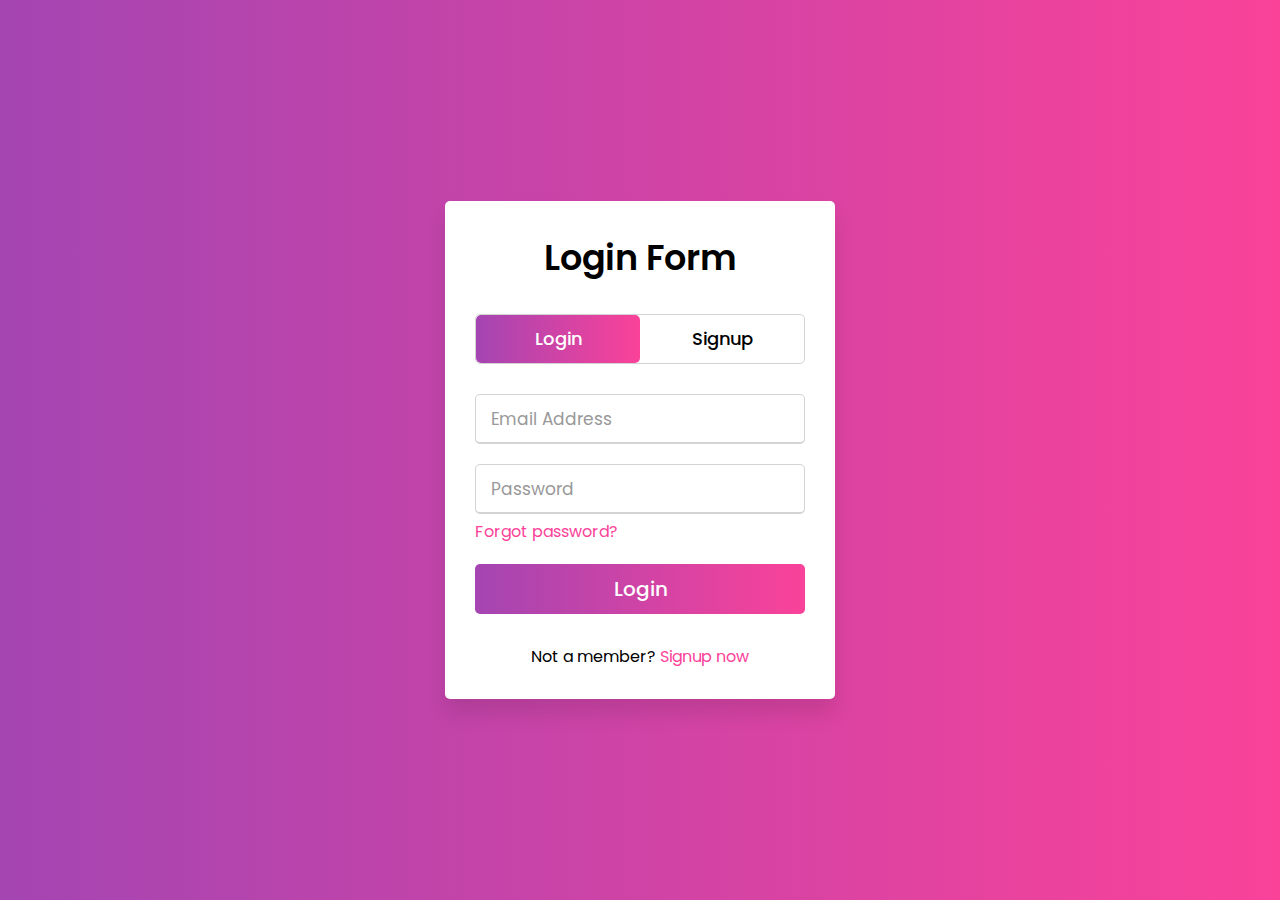
<file: index.html>
<!DOCTYPE html>

<html lang="en" dir="ltr">
  <head>
    <meta charset="utf-8">

    <link rel="stylesheet" href="moraka.css">
    <meta name="viewport" content="width=device-width, initial-scale=1.0">
  </head>
  <body>
    <div class="wrapper">
      <div class="title-text">
        <div class="title login">
Login Form</div>
<div class="title signup">
Signup Form</div>
</div>
<div class="form-container">
        <div class="slide-controls">
          <input type="radio" name="slide" id="login" checked>
          <input type="radio" name="slide" id="signup">
          <label for="login" class="slide login">Login</label>
          <label for="signup" class="slide signup">Signup</label>
          <div class="slider-tab">
</div>
</div>
<div class="form-inner">
          <form action="#" class="login">
            <div class="field">
              <input type="text" placeholder="Email Address" required>
            </div>
<div class="field">
              <input type="password" placeholder="Password" required>
            </div>
<div class="pass-link">
<a href="#">Forgot password?</a></div>
<div class="field btn">
              <div class="btn-layer">
</div>
<input type="submit" value="Login">
            </div>
<div class="signup-link">
Not a member? <a href="">Signup now</a></div>
</form>
<form action="#" class="signup">
            <div class="field">
              <input type="text" placeholder="Email Address" required>
            </div>
<div class="field">
              <input type="password" placeholder="Password" required>
            </div>
<div class="field">
              <input type="password" placeholder="Confirm password" required>
            </div>
<div class="field btn">
              <div class="btn-layer">
</div>
<input type="submit" value="Signup">
            </div>
</form>
</div>
</div>
</div>
<script>
      const loginText = document.querySelector(".title-text .login");
      const loginForm = document.querySelector("form.login");
      const loginBtn = document.querySelector("label.login");
      const signupBtn = document.querySelector("label.signup");
      const signupLink = document.querySelector("form .signup-link a");
      signupBtn.onclick = (()=>{
        loginForm.style.marginLeft = "-50%";
        loginText.style.marginLeft = "-50%";
      });
      loginBtn.onclick = (()=>{
        loginForm.style.marginLeft = "0%";
        loginText.style.marginLeft = "0%";
      });
      signupLink.onclick = (()=>{
        signupBtn.click();
        return false;
      });
    </script>

  </body>
</html>
</file>
<file: moraka.css>
@import url('https://fonts.googleapis.com/css?family=Poppins:400,500,600,700&display=swap');
*{
  margin: 0;
  padding: 0;
  box-sizing: border-box;
  font-family: 'Poppins', sans-serif;
}
html,body{
  display: grid;
  height: 100%;
  width: 100%;
  place-items: center;
  background: -webkit-linear-gradient(left, #a445b2, #fa4299);
}
::selection{
  background: #fa4299;
  color: #fff;
}
.wrapper{
  overflow: hidden;
  max-width: 390px;
  background: #fff;
  padding: 30px;
  border-radius: 5px;
  box-shadow: 0px 15px 20px rgba(0,0,0,0.1);
}
.wrapper .title-text{
  display: flex;
  width: 200%;
}
.wrapper .title{
  width: 50%;
  font-size: 35px;
  font-weight: 600;
  text-align: center;
  transition: all 0.6s cubic-bezier(0.68,-0.55,0.265,1.55);
}
.wrapper .slide-controls{
  position: relative;
  display: flex;
  height: 50px;
  width: 100%;
  overflow: hidden;
  margin: 30px 0 10px 0;
  justify-content: space-between;
  border: 1px solid lightgrey;
  border-radius: 5px;
}
.slide-controls .slide{
  height: 100%;
  width: 100%;
  color: #fff;
  font-size: 18px;
  font-weight: 500;
  text-align: center;
  line-height: 48px;
  cursor: pointer;
  z-index: 1;
  transition: all 0.6s ease;
}
.slide-controls label.signup{
  color: #000;
}
.slide-controls .slider-tab{
  position: absolute;
  height: 100%;
  width: 50%;
  left: 0;
  z-index: 0;
  border-radius: 5px;
  background: -webkit-linear-gradient(left, #a445b2, #fa4299);
  transition: all 0.6s cubic-bezier(0.68,-0.55,0.265,1.55);
}
input[type="radio"]{
  display: none;
}
#signup:checked ~ .slider-tab{
  left: 50%;
}
#signup:checked ~ label.signup{
  color: #fff;
  cursor: default;
  user-select: none;
}
#signup:checked ~ label.login{
  color: #000;
}
#login:checked ~ label.signup{
  color: #000;
}
#login:checked ~ label.login{
  cursor: default;
  user-select: none;
}
.wrapper .form-container{
  width: 100%;
  overflow: hidden;
}
.form-container .form-inner{
  display: flex;
  width: 200%;
}
.form-container .form-inner form{
  width: 50%;
  transition: all 0.6s cubic-bezier(0.68,-0.55,0.265,1.55);
}
.form-inner form .field{
  height: 50px;
  width: 100%;
  margin-top: 20px;
}
.form-inner form .field input{
  height: 100%;
  width: 100%;
  outline: none;
  padding-left: 15px;
  border-radius: 5px;
  border: 1px solid lightgrey;
  border-bottom-width: 2px;
  font-size: 17px;
  transition: all 0.3s ease;
}
.form-inner form .field input:focus{
  border-color: #fc83bb;
  /* box-shadow: inset 0 0 3px #fb6aae; */
}
.form-inner form .field input::placeholder{
  color: #999;
  transition: all 0.3s ease;
}
form .field input:focus::placeholder{
  color: #b3b3b3;
}
.form-inner form .pass-link{
  margin-top: 5px;
}
.form-inner form .signup-link{
  text-align: center;
  margin-top: 30px;
}
.form-inner form .pass-link a,
.form-inner form .signup-link a{
  color: #fa4299;
  text-decoration: none;
}
.form-inner form .pass-link a:hover,
.form-inner form .signup-link a:hover{
  text-decoration: underline;
}
form .btn{
  height: 50px;
  width: 100%;
  border-radius: 5px;
  position: relative;
  overflow: hidden;
}
form .btn .btn-layer{
  height: 100%;
  width: 300%;
  position: absolute;
  left: -100%;
  background: -webkit-linear-gradient(right, #a445b2, #fa4299, #a445b2, #fa4299);
  border-radius: 5px;
  transition: all 0.4s ease;;
}
form .btn:hover .btn-layer{
  left: 0;
}
form .btn input[type="submit"]{
  height: 100%;
  width: 100%;
  z-index: 1;
  position: relative;
  background: none;
  border: none;
  color: #fff;
  padding-left: 0;
  border-radius: 5px;
  font-size: 20px;
  font-weight: 500;
  cursor: pointer ;
}
</file>
